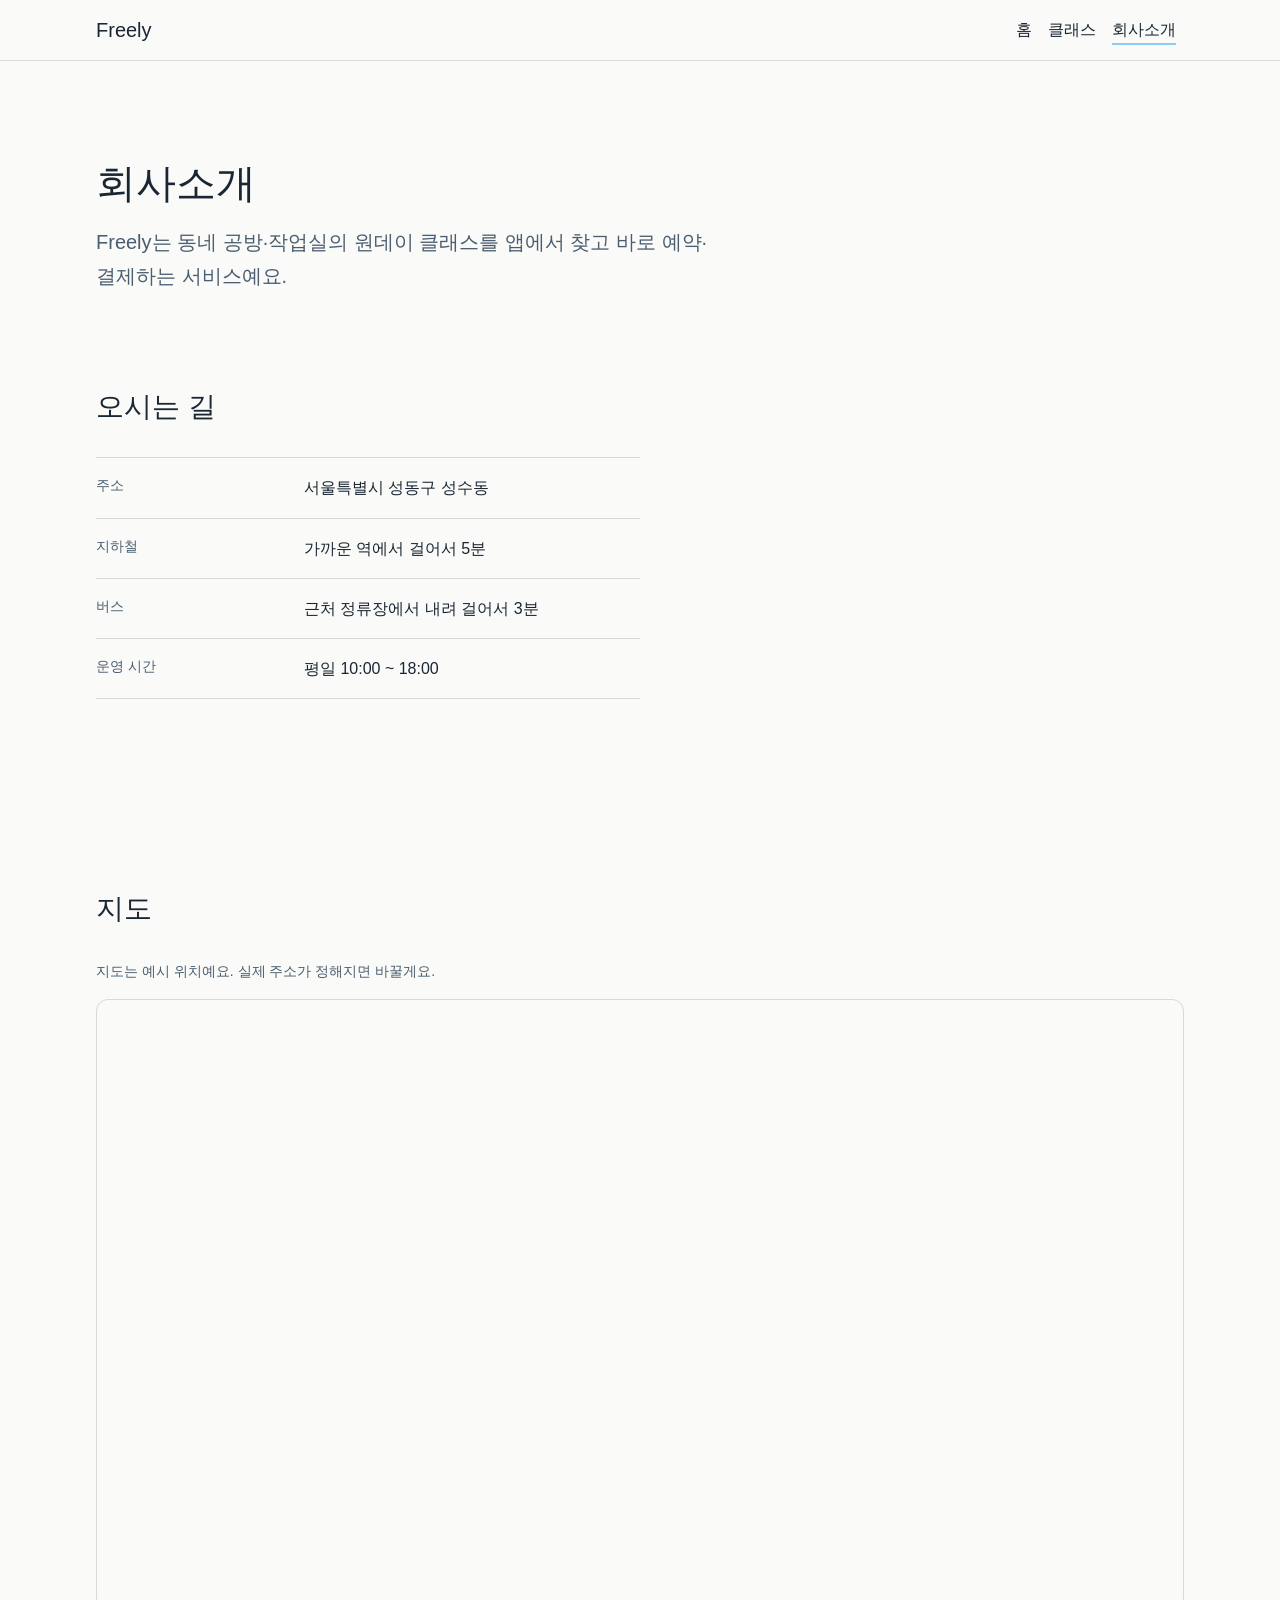
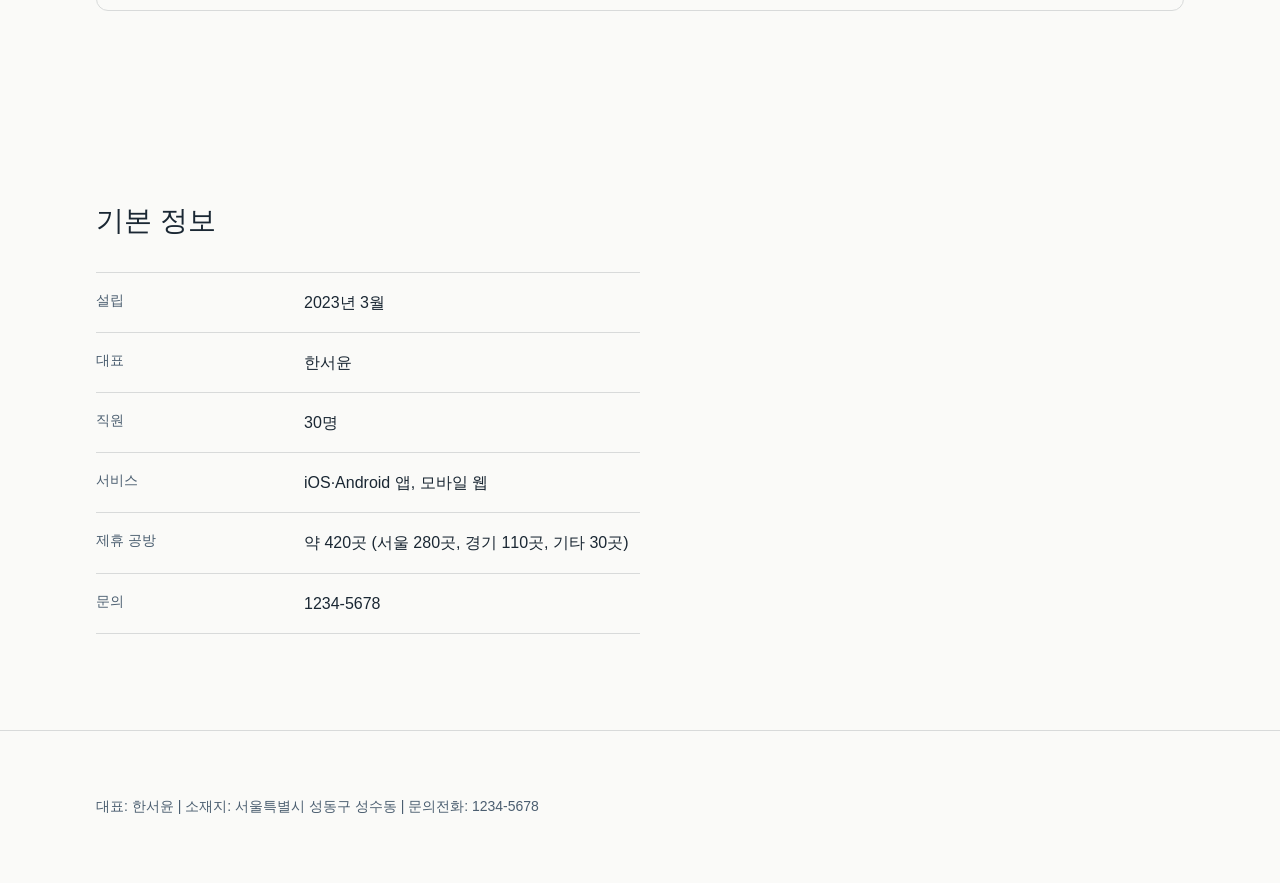
<file: about/index.html>
<!doctype html>
<html lang="ko">
<head>
  <meta charset="utf-8">
  <meta name="viewport" content="width=device-width, initial-scale=1">
  <title>회사소개 | Freely</title>
  <link rel="stylesheet" href="../style.css">
  <link rel="stylesheet" href="page.css">
</head>
<body data-page="about">

  <!-- 머리글: layout.js가 채워요. 이 줄은 건드리지 않기 -->
  <header id="site-header" class="site-header"></header>

  <main id="main">
    <!-- 여기부터 내 페이지 내용 -->
    <section class="page-header">
      <div class="container">
        <h1 class="page-header__title">회사소개</h1>
        <p class="page-header__lead">Freely는 동네 공방·작업실의 원데이 클래스를 앱에서 찾고 바로 예약·결제하는 서비스예요.</p>
      </div>
    </section>

    <!-- 오시는 길 -->
    <section class="section" aria-labelledby="about-location-title">
      <div class="container">
        <h2 class="section__title" id="about-location-title">오시는 길</h2>
        <!-- 가상 데이터: 수업용 가상 회사라 실제 정보가 없어서 예시값을 넣었어요. 실제 정보가 확인되면 교체 -->
        <!-- <p class="about-note">아래 내용은 가상의 예시 데이터예요. 실제 정보가 아니에요.</p> -->
        <dl class="about-info">
          <div class="about-info__row">
            <dt>주소</dt>
            <dd>서울특별시 성동구 성수동</dd>
          </div>
          <div class="about-info__row">
            <dt>지하철</dt>
            <dd>가까운 역에서 걸어서 5분</dd>
          </div>
          <div class="about-info__row">
            <dt>버스</dt>
            <dd>근처 정류장에서 내려 걸어서 3분</dd>
          </div>
          <div class="about-info__row">
            <dt>운영 시간</dt>
            <dd>평일 10:00 ~ 18:00</dd>
          </div>
        </dl>
      </div>
    </section>

    <!-- 지도 -->
    <section class="section" aria-labelledby="about-map-title">
      <div class="container">
        <h2 class="section__title" id="about-map-title">지도</h2>
        <!-- 예시 지도: 실제 주소가 확인되면 iframe 의 q= 뒤 주소(주소를 URL 인코딩한 값)를 바꿔요 -->
        <p class="about-note">지도는 예시 위치예요. 실제 주소가 정해지면 바꿀게요.</p>
        <div class="about-map">
          <iframe
            title="클래스로 위치 지도 (예시)"
            src="https://maps.google.com/maps?q=%EC%84%9C%EC%9A%B8%20%EC%84%B1%EB%8F%99%EA%B5%AC%20%EC%84%B1%EC%88%98%EB%8F%99&output=embed&hl=ko"
            loading="lazy"
            referrerpolicy="no-referrer-when-downgrade"
            allowfullscreen></iframe>
        </div>
      </div>
    </section>

    <!-- 기본 정보: 00_회사소개.md 에 있는 내용만 사용 -->
    <section class="section" aria-labelledby="about-basic-title">
      <div class="container">
        <h2 class="section__title" id="about-basic-title">기본 정보</h2>
        <dl class="about-info">
          <div class="about-info__row">
            <dt>설립</dt>
            <dd>2023년 3월</dd>
          </div>
          <div class="about-info__row">
            <dt>대표</dt>
            <dd>한서윤</dd>
          </div>
          <div class="about-info__row">
            <dt>직원</dt>
            <dd>30명</dd>
          </div>
          <div class="about-info__row">
            <dt>서비스</dt>
            <dd>iOS·Android 앱, 모바일 웹</dd>
          </div>
          <div class="about-info__row">
            <dt>제휴 공방</dt>
            <dd>약 420곳 (서울 280곳, 경기 110곳, 기타 30곳)</dd>
          </div>
          <div class="about-info__row">
            <dt>문의</dt>
            <dd>1234-5678</dd>
          </div>
        </dl>
      </div>
    </section>
    <!-- 여기까지 내 페이지 내용 -->
  </main>

  <!-- 바닥글: layout.js가 채워요. 이 줄은 건드리지 않기 -->
  <footer id="site-footer" class="site-footer"></footer>

  <script src="../layout.js"></script>
</body>
</html>
</file>
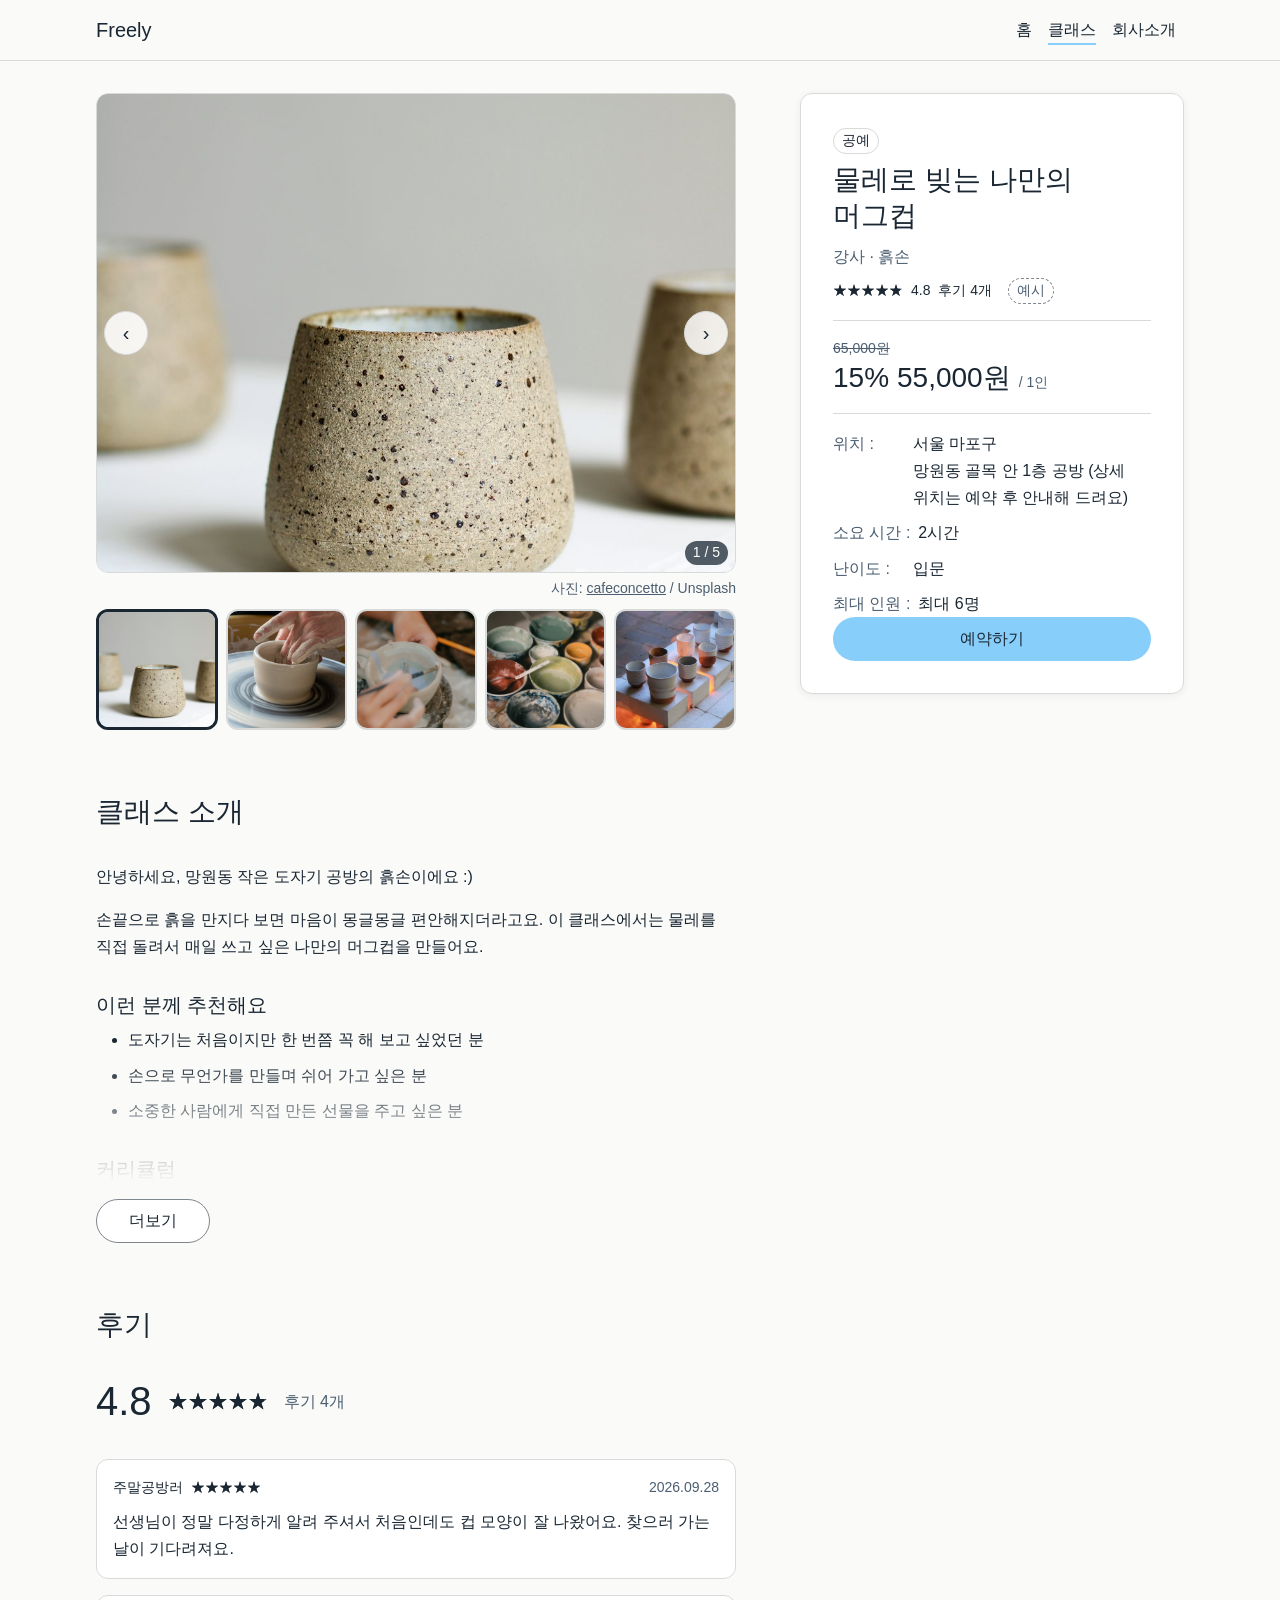
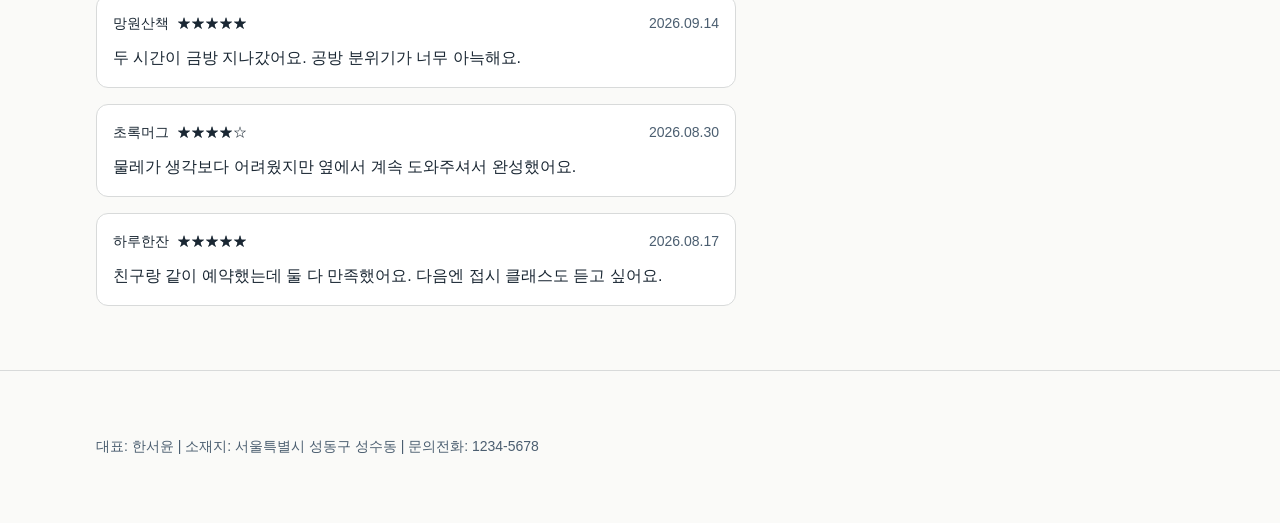
<file: class-detail/index.html>
<!doctype html>
<html lang="ko">
<!--
  클래스 예약 상세 페이지 (담당: 조아라)
  - frame.html을 복사해서 시작했어요. 머리글·바닥글 줄과 공통 파일은 건드리지 않아요
  - 주소의 ?id= 값으로 data/classes.js에서 클래스를 찾고, 없거나 잘못되면 첫 번째 클래스를 보여 줘요
  - 페이지 전용 스타일은 아래 <style>, 동작은 detail.js에 있어요
-->
<head>
  <meta charset="utf-8">
  <meta name="viewport" content="width=device-width, initial-scale=1, viewport-fit=cover">
  <title>클래스 예약 | Freely</title>
  <link rel="stylesheet" href="../style.css">
  <style>
    /* ==========================================================
       예약 상세 페이지 전용 스타일
       - 공통 변수(var(--이름))만 사용하고, 클래스 이름은 booking- 으로 시작해요
       - 선 굵기(1~3px)와 미디어쿼리 기준점(em)만 직접 써요
       - PC 기준: 64em (1024px)
       ========================================================== */

    /* ---------- 공통 버튼을 <button>에 쓸 때 보정 ---------- */
    button.button {
      justify-content: center;
      margin-top: 0;
      border: 0;
      font: inherit;
      font-weight: var(--font-weight-strong);
      cursor: pointer;
    }

    button.button:disabled,
    button.button:disabled:hover {
      background: var(--color-line);
      color: var(--color-text-sub);
      cursor: not-allowed;
    }

    /* 스크린 리더에만 읽히는 글자 */
    .booking-sr-only {
      position: absolute;
      width: 1px;
      height: 1px;
      margin: -1px;
      padding: 0;
      overflow: hidden;
      clip: rect(0 0 0 0);
      white-space: nowrap;
      border: 0;
    }

    /* 목업 데이터 표시 */
    .booking-sample {
      display: inline-block;
      margin-left: var(--space-s);
      padding-inline: var(--space-s);
      border: 1px dashed var(--color-line-strong);
      border-radius: var(--radius-chip);
      color: var(--color-text-sub);
      font-size: var(--font-size-small);
      font-weight: var(--font-weight-body);
      line-height: var(--line-height-body);
      vertical-align: middle;
    }

    /* ---------- 레이아웃 ---------- */
    .booking-layout {
      display: grid;
      grid-template-columns: minmax(0, 1fr);
      grid-template-areas:
        "gallery"
        "panel"
        "intro"
        "reviews";
      gap: var(--space-l);
      padding-block: var(--space-l) var(--space-xl);
    }

    .booking-gallery { grid-area: gallery; }
    .booking-panel   { grid-area: panel; }
    .booking-intro   { grid-area: intro; }
    .booking-reviews { grid-area: reviews; }

    .booking-layout .section {
      padding-block: 0;
    }

    /* 모바일: 하단 고정 버튼이 본문 마지막 내용을 가리지 않게 */
    body {
      padding-bottom: calc(var(--tap-min) + var(--space-m) * 2 + env(safe-area-inset-bottom));
    }

    /* ---------- 1. 이미지 슬라이드 ---------- */
    .booking-gallery__viewport {
      position: relative;
    }

    .booking-gallery__track {
      display: flex;
      overflow-x: auto;
      scroll-snap-type: x mandatory;
      scrollbar-width: none;
      border-radius: var(--radius-card);
    }

    .booking-gallery__track::-webkit-scrollbar {
      display: none;
    }

    .booking-gallery__slide {
      flex: 0 0 100%;
      scroll-snap-align: start;
    }

    .booking-gallery__image {
      position: relative;
      overflow: hidden;
      display: grid;
      place-items: center;
      aspect-ratio: 4 / 3;
      padding: var(--space-l);
      border: 1px solid var(--color-line);
      border-radius: var(--radius-card);
      color: var(--color-text);
      font-size: var(--font-size-h3);
      line-height: var(--line-height-title);
      text-align: center;
    }

    /* 사진이 있으면 색 블록 위를 덮어요. 못 불러오면 사진이 지워지고 색 블록이 보여요 */
    .booking-gallery__image img,
    .booking-gallery__thumb img {
      position: absolute;
      inset: 0;
      width: 100%;
      height: 100%;
      object-fit: cover;
    }

    .booking-gallery__credit {
      margin-top: calc(var(--space-s) / 2);
      color: var(--color-text-sub);
      font-size: var(--font-size-small);
      text-align: right;
    }

    .booking-gallery__arrow,
    .booking-sheet__close,
    .booking-calendar__nav {
      display: grid;
      place-items: center;
      width: var(--tap-min);
      height: var(--tap-min);
      padding: 0;
      border: 1px solid var(--color-line);
      border-radius: var(--radius-chip);
      background: var(--color-surface);
      color: var(--color-text);
      font: inherit;
      font-size: var(--font-size-h3);
      line-height: 1;
      cursor: pointer;
    }

    .booking-calendar__nav:disabled {
      color: var(--color-line-strong);
      cursor: not-allowed;
    }

    .booking-gallery__arrow {
      position: absolute;
      top: 50%;
      transform: translateY(-50%);
      background: color-mix(in srgb, var(--color-surface) 85%, transparent);
    }

    .booking-gallery__arrow--prev { left: var(--space-s); }
    .booking-gallery__arrow--next { right: var(--space-s); }

    .booking-gallery__counter {
      position: absolute;
      right: var(--space-s);
      bottom: var(--space-s);
      padding-inline: var(--space-s);
      border-radius: var(--radius-chip);
      background: color-mix(in srgb, var(--color-text) 75%, transparent);
      color: var(--color-surface);
      font-size: var(--font-size-small);
    }

    .booking-gallery__thumbs {
      display: grid;
      grid-template-columns: repeat(5, minmax(0, 1fr));
      gap: var(--space-s);
      margin-top: var(--space-s);
    }

    .booking-gallery__thumb {
      position: relative;
      overflow: hidden;
      display: block;
      width: 100%;
      aspect-ratio: 1;
      padding: 0;
      border: 2px solid var(--color-line);
      border-radius: var(--radius-card);
      cursor: pointer;
      transition: border-color var(--motion-fast) var(--motion-ease);
    }

    .booking-gallery__thumb[aria-current="true"] {
      border-color: var(--color-text);
      border-width: 3px;
    }

    /* ---------- 2. 기본 정보 패널 ---------- */
    .booking-panel {
      align-self: start;
    }

    .booking-tag {
      min-height: auto;
      padding-inline: var(--space-s);
      font-size: var(--font-size-small);
      cursor: default;
    }

    .booking-panel__title {
      margin-top: var(--space-s);
      font-size: var(--font-size-h2);
      font-weight: var(--font-weight-strong);
      line-height: var(--line-height-title);
    }

    .booking-panel__host {
      margin-top: var(--space-s);
      color: var(--color-text-sub);
    }

    .booking-panel__rating {
      display: flex;
      flex-wrap: wrap;
      align-items: center;
      gap: var(--space-s);
      margin-top: var(--space-s);
      font-size: var(--font-size-small);
    }

    .booking-stars {
      position: relative;
      display: inline-block;
      color: var(--color-text);
      letter-spacing: 0;
      white-space: nowrap;
    }

    .booking-stars__fill {
      position: absolute;
      inset: 0 auto 0 0;
      overflow: hidden;
    }

    .booking-price {
      margin-top: var(--space-m);
      padding-top: var(--space-m);
      border-top: 1px solid var(--color-line);
    }

    .booking-price__original {
      color: var(--color-text-sub);
      font-size: var(--font-size-small);
    }

    .booking-price__now {
      display: flex;
      flex-wrap: wrap;
      align-items: baseline;
      gap: var(--space-s);
      font-size: var(--font-size-h2);
      font-weight: var(--font-weight-strong);
      line-height: var(--line-height-title);
    }

    .booking-price__unit {
      color: var(--color-text-sub);
      font-size: var(--font-size-small);
      font-weight: var(--font-weight-body);
    }

    .booking-info {
      display: grid;
      gap: var(--space-s);
      margin-top: var(--space-m);
      padding-top: var(--space-m);
      border-top: 1px solid var(--color-line);
    }

    .booking-info div {
      display: flex;
      gap: var(--space-s);
    }

    .booking-info dt {
      flex: 0 0 auto;
      min-width: calc(var(--space-xl) + var(--space-s));
      color: var(--color-text-sub);
    }

    .booking-info dt::after {
      content: " :";
    }

    .booking-panel__cta {
      display: none;
      width: 100%;
      margin-top: var(--space-l);
    }

    /* ---------- 3. 클래스 소개 ---------- */
    .booking-intro__body {
      position: relative;
      max-width: 40em;
    }

    .booking-intro__body > * + * {
      margin-top: var(--space-m);
    }

    .booking-intro__body.is-collapsed {
      max-height: calc(var(--space-xl) * 5);
      overflow: hidden;
      mask-image: linear-gradient(to bottom, var(--color-text) 60%, transparent);
      -webkit-mask-image: linear-gradient(to bottom, var(--color-text) 60%, transparent);
    }

    .booking-intro__subtitle {
      margin-top: var(--space-l);
      font-size: var(--font-size-h3);
      font-weight: var(--font-weight-strong);
      line-height: var(--line-height-title);
    }

    .booking-intro__body > .booking-intro__subtitle + * {
      margin-top: var(--space-s);
    }

    .booking-intro__list {
      display: grid;
      gap: var(--space-s);
      padding-left: var(--space-l);
      list-style: disc;
    }

    .booking-intro__list--number {
      list-style: decimal;
    }

    .booking-more {
      min-height: var(--tap-min);
      margin-top: var(--space-m);
      padding-inline: var(--space-l);
      border: 1px solid var(--color-line-strong);
      border-radius: var(--radius-chip);
      background: var(--color-surface);
      color: inherit;
      font: inherit;
      cursor: pointer;
    }

    /* ---------- 4. 후기 ---------- */
    .booking-rating {
      display: flex;
      flex-wrap: wrap;
      align-items: center;
      gap: var(--space-m);
    }

    .booking-rating__score {
      font-size: var(--font-size-h1);
      font-weight: var(--font-weight-strong);
      line-height: var(--line-height-title);
    }

    .booking-rating__stars {
      font-size: var(--font-size-h3);
    }

    .booking-rating__count {
      color: var(--color-text-sub);
    }

    .booking-review-list {
      display: grid;
      gap: var(--space-m);
      margin-top: var(--space-l);
    }

    .booking-review {
      padding: var(--space-m);
      border: 1px solid var(--color-line);
      border-radius: var(--radius-card);
      background: var(--color-surface);
    }

    .booking-review__head {
      display: flex;
      flex-wrap: wrap;
      align-items: center;
      gap: var(--space-s);
      font-size: var(--font-size-small);
    }

    .booking-review__name {
      font-weight: var(--font-weight-strong);
    }

    .booking-review__date {
      margin-left: auto;
      color: var(--color-text-sub);
    }

    .booking-review__text {
      margin-top: var(--space-s);
    }

    /* ---------- 5. 모바일 하단 고정 예약 버튼 ---------- */
    .booking-bar {
      position: fixed;
      right: 0;
      bottom: 0;
      left: 0;
      z-index: 10;
      display: flex;
      align-items: center;
      justify-content: space-between;
      gap: var(--space-m);
      padding: var(--space-s) var(--space-m) calc(var(--space-s) + env(safe-area-inset-bottom));
      border-top: 1px solid var(--color-line);
      background: var(--color-surface);
    }

    .booking-bar__price {
      font-weight: var(--font-weight-strong);
      line-height: var(--line-height-title);
    }

    .booking-bar__price small {
      display: block;
      color: var(--color-text-sub);
      font-size: var(--font-size-small);
      font-weight: var(--font-weight-body);
    }

    /* ---------- 6. 예약 창 (바텀시트) ---------- */
    .booking-lock,
    .booking-lock body {
      overflow: hidden;
    }

    .booking-sheet {
      position: fixed;
      inset: 0;
      z-index: 20;
    }

    .booking-sheet__backdrop,
    .booking-dialog__backdrop {
      position: absolute;
      inset: 0;
      background: color-mix(in srgb, var(--color-text) 60%, transparent);
    }

    .booking-sheet__backdrop {
      opacity: 0;
      transition: opacity var(--motion-base) var(--motion-ease);
    }

    .booking-sheet__panel {
      position: absolute;
      right: 0;
      bottom: 0;
      left: 0;
      max-width: var(--content-max-width);
      max-height: 90vh;
      max-height: 90dvh;
      margin-inline: auto;
      overflow-y: auto;
      padding-bottom: env(safe-area-inset-bottom);
      border-radius: var(--radius-card) var(--radius-card) 0 0;
      background: var(--color-surface);
      transform: translateY(100%);
      transition: transform var(--motion-base) var(--motion-ease);
    }

    .booking-sheet.is-open .booking-sheet__backdrop { opacity: 1; }
    .booking-sheet.is-open .booking-sheet__panel { transform: translateY(0); }

    .booking-sheet__panel:focus,
    .booking-dialog__panel:focus {
      outline: none;
    }

    .booking-sheet__head {
      position: sticky;
      top: 0;
      z-index: 1;
      display: flex;
      align-items: flex-start;
      justify-content: space-between;
      gap: var(--space-m);
      padding: var(--space-m);
      border-bottom: 1px solid var(--color-line);
      background: var(--color-surface);
    }

    .booking-sheet__title {
      font-size: var(--font-size-h3);
      font-weight: var(--font-weight-strong);
      line-height: var(--line-height-title);
    }

    .booking-sheet__sub {
      color: var(--color-text-sub);
      font-size: var(--font-size-small);
    }

    .booking-sheet__body {
      display: grid;
      gap: var(--space-l);
      padding: var(--space-m);
    }

    .booking-sheet__side {
      display: grid;
      align-content: start;
      gap: var(--space-l);
    }

    .booking-sheet__group {
      display: grid;
      gap: var(--space-s);
      margin: 0;
      padding: 0;
      border: 0;
    }

    .booking-sheet__group legend {
      padding: 0;
    }

    .booking-sheet__hint {
      color: var(--color-text-sub);
      font-size: var(--font-size-small);
    }

    /* 캘린더 */
    .booking-calendar__head {
      display: flex;
      align-items: center;
      justify-content: space-between;
      margin-bottom: var(--space-m);
    }

    .booking-calendar__month {
      font-size: var(--font-size-body);
      font-weight: var(--font-weight-strong);
    }

    .booking-calendar__weekdays,
    .booking-calendar__grid {
      display: grid;
      grid-template-columns: repeat(7, minmax(0, 1fr));
      gap: calc(var(--space-s) / 2);
    }

    .booking-calendar__weekdays {
      margin-bottom: var(--space-s);
      color: var(--color-text-sub);
      font-size: var(--font-size-small);
      text-align: center;
    }

    .booking-calendar__day {
      display: flex;
      flex-direction: column;
      align-items: center;
      justify-content: center;
      min-height: calc(var(--tap-min) + var(--space-s));
      padding: 0;
      border: 1px solid transparent;
      border-radius: var(--radius-card);
      background: transparent;
      color: var(--color-text-sub);
      font: inherit;
      font-size: var(--font-size-small);
      line-height: var(--line-height-title);
    }

    .booking-calendar__day.is-available {
      border-color: var(--color-line-strong);
      color: var(--color-text);
      font-weight: var(--font-weight-strong);
      cursor: pointer;
      transition: background var(--motion-fast) var(--motion-ease);
    }

    .booking-calendar__day.is-available:hover {
      background: var(--color-step-1);
    }

    .booking-calendar__day[aria-pressed="true"],
    .booking-calendar__day[aria-pressed="true"]:hover {
      border-color: var(--color-accent);
      background: var(--color-accent);
      color: var(--color-on-accent);
    }

    .booking-calendar__day.is-today .booking-calendar__num {
      text-decoration: underline;
      text-decoration-thickness: 2px;
      text-underline-offset: calc(var(--space-s) / 2);
    }

    .booking-calendar__note {
      font-size: calc(var(--font-size-small) * 0.85);
      font-weight: var(--font-weight-body);
    }

    /* 시간대 */
    .booking-time {
      flex-direction: column;
      justify-content: center;
      padding-block: calc(var(--space-s) / 2);
      line-height: var(--line-height-title);
    }

    .booking-time small {
      font-size: var(--font-size-small);
    }

    .booking-time:disabled {
      cursor: not-allowed;
    }

    /* 인원 */
    .booking-counter {
      display: inline-flex;
      align-items: center;
      gap: var(--space-m);
    }

    .booking-counter button {
      width: var(--tap-min);
      height: var(--tap-min);
      padding: 0;
      border: 1px solid var(--color-line-strong);
      border-radius: var(--radius-chip);
      background: var(--color-surface);
      color: var(--color-text);
      font: inherit;
      font-size: var(--font-size-h3);
      line-height: 1;
      cursor: pointer;
    }

    .booking-counter button[aria-disabled="true"] {
      border-color: var(--color-line);
      color: var(--color-line-strong);
      cursor: not-allowed;
    }

    .booking-counter__value {
      min-width: var(--space-l);
      font-weight: var(--font-weight-strong);
      text-align: center;
    }

    /* 예약자 정보 */
    .booking-fields {
      display: grid;
      gap: var(--space-m);
    }

    .booking-fields .field__input[aria-invalid="true"] {
      border-width: 2px;
      border-color: var(--color-text);
    }

    .booking-error {
      font-size: var(--font-size-small);
      font-weight: var(--font-weight-strong);
    }

    .booking-error:empty {
      display: none;
    }

    /* 선택 요약과 결제 금액 */
    .booking-summary {
      display: grid;
      gap: var(--space-s);
      padding-top: var(--space-m);
      border-top: 1px solid var(--color-line);
    }

    .booking-summary dl {
      display: grid;
      gap: calc(var(--space-s) / 2);
      font-size: var(--font-size-small);
    }

    .booking-summary dl div {
      display: flex;
      justify-content: space-between;
      gap: var(--space-m);
    }

    .booking-summary dt {
      color: var(--color-text-sub);
    }

    .booking-summary__amount {
      display: flex;
      align-items: baseline;
      justify-content: space-between;
      gap: var(--space-m);
    }

    .booking-summary__amount strong {
      font-size: var(--font-size-h2);
      font-weight: var(--font-weight-strong);
      line-height: var(--line-height-title);
    }

    .booking-summary .button {
      width: 100%;
      margin-top: var(--space-s);
    }

    /* ---------- 7. 예약 완료 팝업 ---------- */
    .booking-dialog {
      position: fixed;
      inset: 0;
      z-index: 30;
      display: grid;
      place-items: center;
      padding: var(--space-m);
    }

    .booking-dialog[hidden] {
      display: none;
    }

    .booking-dialog__panel {
      position: relative;
      width: 100%;
      max-width: calc(var(--space-xl) * 7);
      padding: var(--space-l);
      border-radius: var(--radius-card);
      background: var(--color-surface);
      box-shadow: var(--shadow-card);
    }

    .booking-dialog__title {
      font-size: var(--font-size-h3);
      font-weight: var(--font-weight-strong);
      line-height: var(--line-height-title);
    }

    .booking-dialog__summary {
      display: grid;
      gap: var(--space-s);
      margin-top: var(--space-m);
      padding-top: var(--space-m);
      border-top: 1px solid var(--color-line);
    }

    .booking-dialog__summary div {
      display: flex;
      justify-content: space-between;
      gap: var(--space-m);
    }

    .booking-dialog__summary dt {
      flex: 0 0 auto;
      color: var(--color-text-sub);
    }

    .booking-dialog__summary dd {
      text-align: right;
    }

    .booking-dialog .button {
      width: 100%;
      margin-top: var(--space-l);
    }

    /* ---------- PC (1024px 이상) ---------- */
    @media (min-width: 64em) {
      body {
        padding-bottom: 0;
      }

      .booking-layout {
        grid-template-columns: minmax(0, 1fr) calc(var(--space-xl) * 6);
        grid-template-rows: auto auto 1fr;
        grid-template-areas:
          "gallery panel"
          "intro   panel"
          "reviews panel";
        column-gap: var(--space-xl);
        row-gap: var(--space-xl);
      }

      .booking-panel {
        position: sticky;
        top: var(--space-l);
        grid-row: 1 / span 3;
        padding: var(--space-l);
        border: 1px solid var(--color-line);
        border-radius: var(--radius-card);
        background: var(--color-surface);
        box-shadow: var(--shadow-card);
      }

      .booking-panel__cta {
        display: inline-flex;
      }

      .booking-bar {
        display: none;
      }

      .booking-sheet__head,
      .booking-sheet__body {
        padding: var(--space-l);
      }

      .booking-sheet__body {
        grid-template-columns: minmax(0, 1fr) minmax(0, 1fr);
        gap: var(--space-xl);
      }
    }

    /* 움직임 줄이기: 슬라이드·창 애니메이션 끄기 */
    @media (prefers-reduced-motion: reduce) {
      .booking-sheet__panel,
      .booking-sheet__backdrop,
      .booking-gallery__thumb {
        transition: none;
      }
    }
  </style>
</head>
<body data-page="class">

  <!-- 머리글: layout.js가 채워요. 이 줄은 건드리지 않기 -->
  <header id="site-header" class="site-header"></header>

  <main id="main">
    <!-- 여기부터 내 페이지 내용 -->
    <div class="container booking-layout">

      <!-- 1. 이미지 슬라이드 -->
      <section class="booking-gallery" id="booking-gallery" aria-roledescription="이미지 슬라이드" aria-label="클래스 이미지">
        <div class="booking-gallery__viewport">
          <ul class="booking-gallery__track" id="gallery-track" tabindex="0" aria-label="클래스 이미지, 좌우 화살표 키로 넘길 수 있어요"></ul>
          <button type="button" class="booking-gallery__arrow booking-gallery__arrow--prev" id="gallery-prev" aria-label="이전 이미지">‹</button>
          <button type="button" class="booking-gallery__arrow booking-gallery__arrow--next" id="gallery-next" aria-label="다음 이미지">›</button>
          <p class="booking-gallery__counter" id="gallery-counter" aria-live="polite">1 / 5</p>
        </div>
        <p class="booking-gallery__credit" id="gallery-credit"></p>
        <ul class="booking-gallery__thumbs" id="gallery-thumbs" aria-label="이미지 목록"></ul>
      </section>

      <!-- 2. 기본 정보 패널 (PC: 오른쪽 sticky / 모바일: 이미지 아래) -->
      <aside class="booking-panel" aria-labelledby="booking-title">
        <span class="chip booking-tag" id="info-category"></span>
        <h1 class="booking-panel__title" id="booking-title"></h1>
        <p class="booking-panel__host" id="info-host"></p>
        <p class="booking-panel__rating" id="info-rating"></p>

        <div class="booking-price" id="info-price"></div>

        <dl class="booking-info">
          <div><dt>위치</dt><dd id="info-location"></dd></div>
          <div><dt>소요 시간</dt><dd id="info-duration"></dd></div>
          <div><dt>난이도</dt><dd id="info-level"></dd></div>
          <div><dt>최대 인원</dt><dd id="info-people"></dd></div>
        </dl>

        <button type="button" class="button booking-panel__cta" data-open-sheet>예약하기</button>
      </aside>

      <!-- 3. 클래스 소개 -->
      <section class="section booking-intro" aria-labelledby="intro-title">
        <h2 class="section__title" id="intro-title">클래스 소개</h2>
        <div class="booking-intro__body is-collapsed" id="intro-body"></div>
        <button type="button" class="booking-more" id="intro-more" aria-expanded="false" aria-controls="intro-body" hidden>더보기</button>
      </section>

      <!-- 4. 후기 -->
      <section class="section booking-reviews" aria-labelledby="reviews-title">
        <h2 class="section__title" id="reviews-title">후기</h2>
        <div class="booking-rating" id="reviews-summary"></div>
        <ul class="booking-review-list" id="reviews-list"></ul>
      </section>

    </div>
    <!-- 여기까지 내 페이지 내용 -->
  </main>

  <!-- 바닥글: layout.js가 채워요. 이 줄은 건드리지 않기 -->
  <footer id="site-footer" class="site-footer"></footer>

  <!-- 5. 모바일 하단 고정 예약 버튼 (PC에서는 숨김) -->
  <div class="booking-bar" id="booking-bar">
    <p class="booking-bar__price" id="bar-price"></p>
    <button type="button" class="button" data-open-sheet>예약하기</button>
  </div>

  <!-- 6. 예약 창 (바텀시트) -->
  <div class="booking-sheet" id="booking-sheet" hidden>
    <div class="booking-sheet__backdrop" data-close-sheet></div>
    <div class="booking-sheet__panel" id="sheet-panel" role="dialog" aria-modal="true" aria-labelledby="sheet-title" aria-describedby="sheet-sub" tabindex="-1">
      <div class="booking-sheet__head">
        <div>
          <h2 class="booking-sheet__title" id="sheet-title">예약하기</h2>
          <p class="booking-sheet__sub" id="sheet-sub"></p>
        </div>
        <button type="button" class="booking-sheet__close" data-close-sheet aria-label="예약 창 닫기">✕</button>
      </div>

      <div class="booking-sheet__body">
        <!-- 캘린더 -->
        <div class="booking-calendar">
          <div class="booking-calendar__head">
            <button type="button" class="booking-calendar__nav" id="cal-prev" aria-label="이전 달">‹</button>
            <h3 class="booking-calendar__month" id="cal-month" aria-live="polite"></h3>
            <button type="button" class="booking-calendar__nav" id="cal-next" aria-label="다음 달">›</button>
          </div>
          <div class="booking-calendar__weekdays" aria-hidden="true">
            <span>일</span><span>월</span><span>화</span><span>수</span><span>목</span><span>금</span><span>토</span>
          </div>
          <div class="booking-calendar__grid" id="cal-grid" role="group" aria-labelledby="cal-month"></div>
        </div>

        <!-- 시간·인원·예약자 정보·금액 -->
        <div class="booking-sheet__side">
          <p class="booking-sheet__hint" id="options-hint">날짜를 고르면 시간과 인원을 선택할 수 있어요.</p>

          <div class="booking-sheet__side" id="sheet-options" hidden>
            <fieldset class="booking-sheet__group">
              <legend class="field__label">시간</legend>
              <div class="chips" id="time-list"></div>
            </fieldset>

            <div class="booking-sheet__group">
              <span class="field__label" id="people-label">인원</span>
              <div class="booking-counter" role="group" aria-labelledby="people-label">
                <button type="button" id="people-minus" aria-label="인원 줄이기">−</button>
                <span class="booking-counter__value" id="people-value">1명</span>
                <button type="button" id="people-plus" aria-label="인원 늘리기">+</button>
              </div>
              <p class="booking-sheet__hint" id="people-hint">시간을 먼저 골라 주세요.</p>
            </div>

            <div class="booking-fields">
              <div class="field">
                <label class="field__label" for="booker-name">이름</label>
                <input class="field__input" id="booker-name" type="text" autocomplete="name" required>
              </div>
              <div class="field">
                <label class="field__label" for="booker-phone">연락처</label>
                <input class="field__input" id="booker-phone" type="tel" inputmode="tel" autocomplete="tel" placeholder="010-0000-0000" required>
                <p class="field__hint">입력한 정보는 저장하지 않아요.</p>
              </div>
              <p class="booking-error" id="booker-error" role="alert"></p>
            </div>
          </div>

          <div class="booking-summary">
            <dl>
              <div><dt>날짜</dt><dd id="sum-date">선택 전</dd></div>
              <div><dt>시간</dt><dd id="sum-time">선택 전</dd></div>
              <div><dt>인원</dt><dd id="sum-people">1명</dd></div>
            </dl>
            <p class="booking-summary__amount" id="sum-amount" aria-live="polite" aria-atomic="true"></p>
            <button type="button" class="button" id="pay-button" disabled>결제하기</button>
          </div>
        </div>
      </div>
    </div>
  </div>

  <!-- 7. 예약 완료 팝업 -->
  <div class="booking-dialog" id="done-dialog" hidden>
    <div class="booking-dialog__backdrop"></div>
    <div class="booking-dialog__panel" id="done-panel" role="dialog" aria-modal="true" aria-labelledby="done-title" aria-describedby="done-summary" tabindex="-1">
      <h2 class="booking-dialog__title" id="done-title">예약이 완료되었습니다!</h2>
      <dl class="booking-dialog__summary" id="done-summary"></dl>
      <button type="button" class="button" id="done-confirm">확인</button>
    </div>
  </div>

  <script src="../data/classes.js"></script>
  <script src="../layout.js"></script>
  <script src="detail.js"></script>
</body>
</html>
</file>
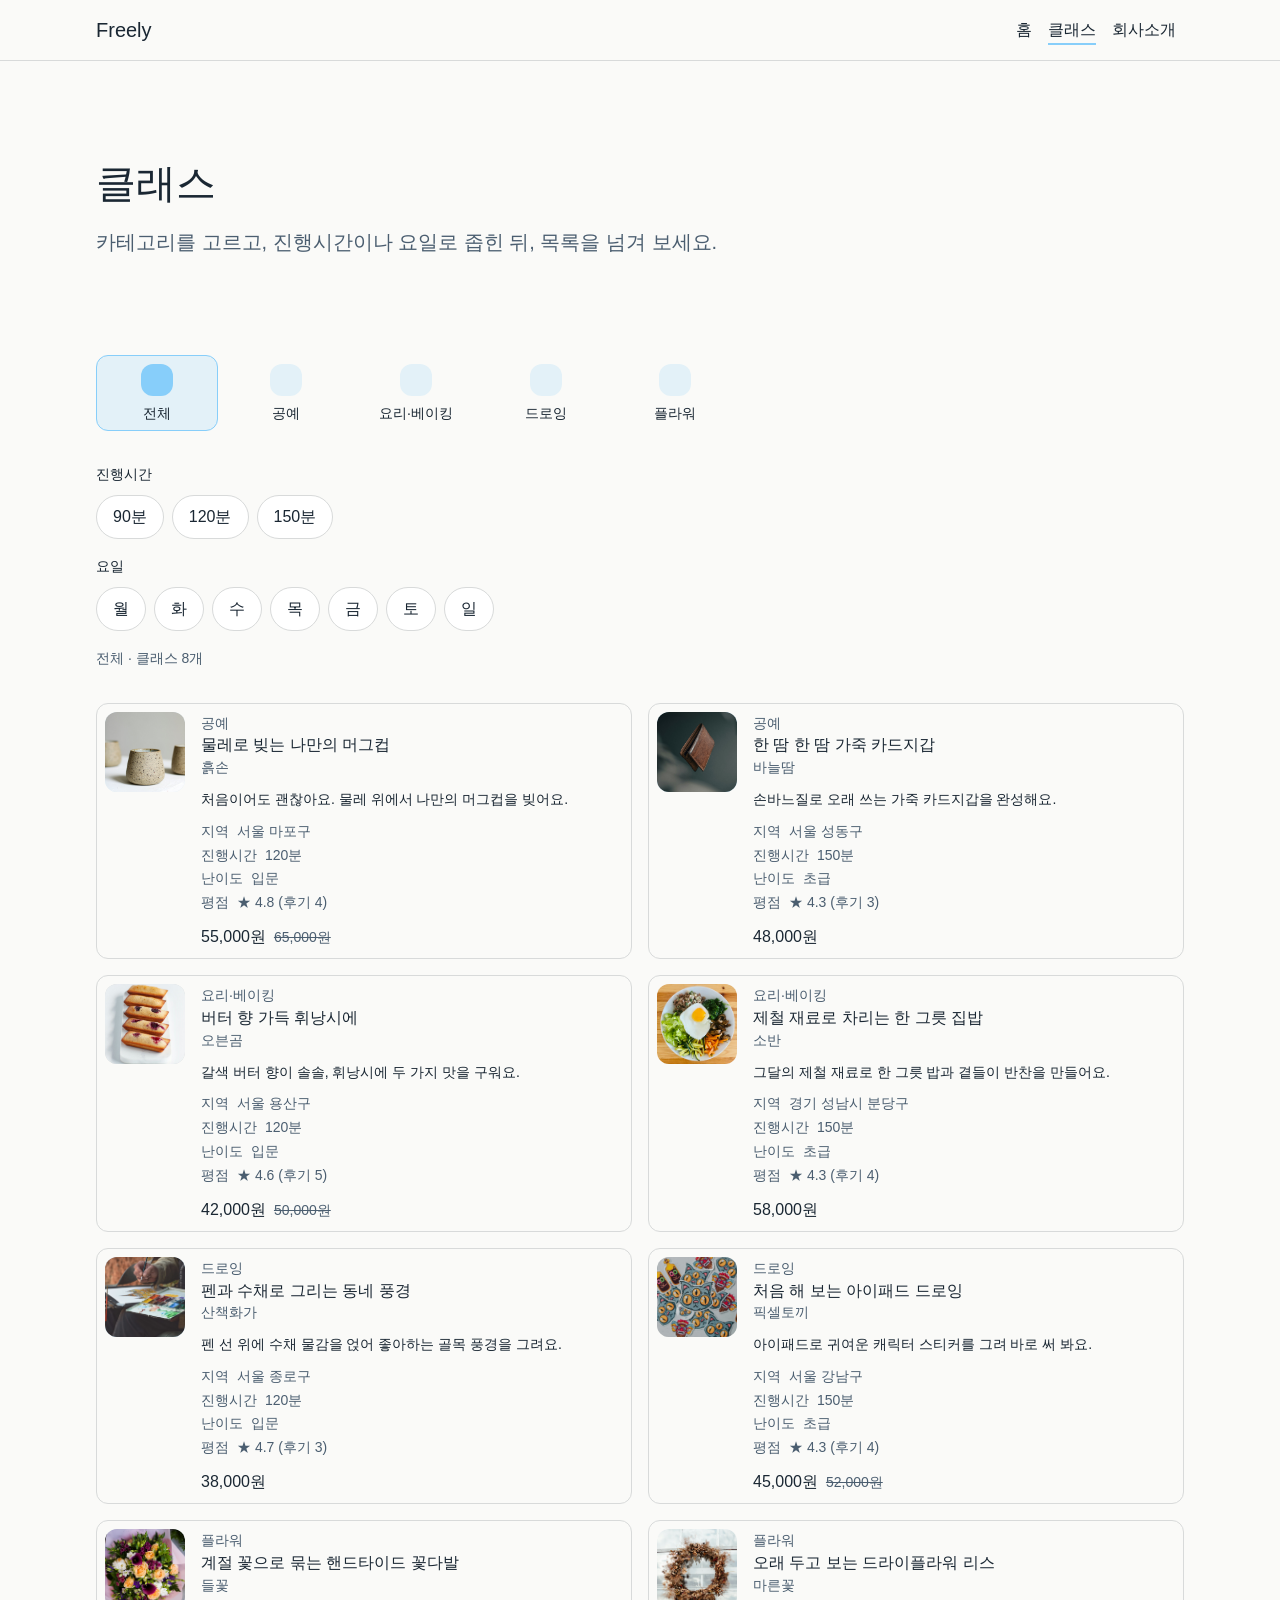
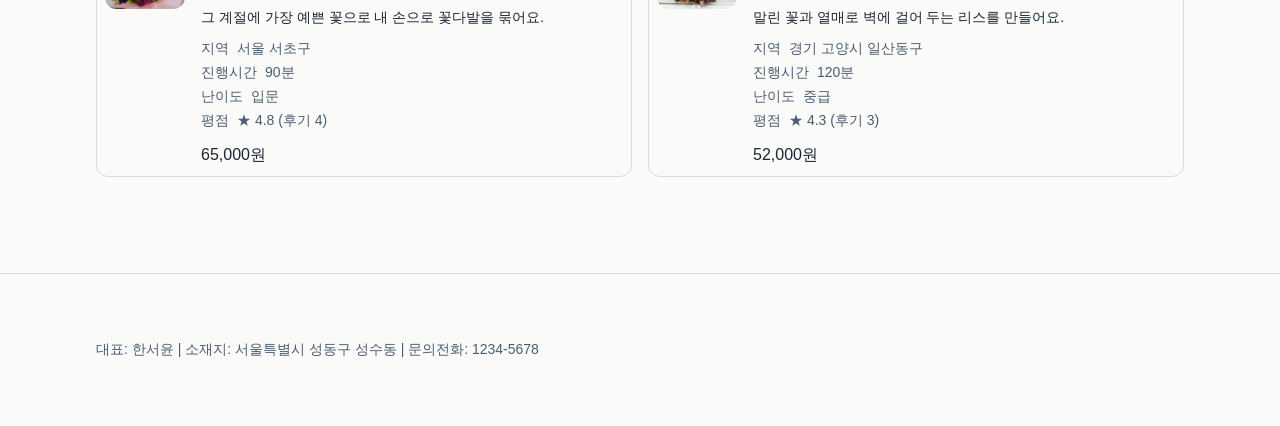
<file: class/index.html>
<!doctype html>
<html lang="ko">
<head>
  <meta charset="utf-8">
  <meta name="viewport" content="width=device-width, initial-scale=1">
  <title>클래스 | Freely</title>
  <link rel="stylesheet" href="../style.css">
  <link rel="stylesheet" href="page.css">
</head>
<body data-page="class">

  <!-- 머리글: layout.js가 채워요. 이 줄은 건드리지 않기 -->
  <header id="site-header" class="site-header"></header>

  <main id="main">
    <section class="page-header">
      <div class="container">
        <h1 class="page-header__title">클래스</h1>
        <p class="page-header__lead">카테고리를 고르고, 진행시간이나 요일로 좁힌 뒤, 목록을 넘겨 보세요.</p>
      </div>
    </section>

    <section class="section">
      <div class="container">

        <!-- 카테고리: page.js가 data/classes.js의 getCategories()로 채워요 -->
        <div class="classes-block classes-narrow">
          <ul class="categories" id="classes-categories" aria-label="카테고리"></ul>
        </div>

        <!-- 필터: page.js가 채워요 -->
        <div class="classes-block classes-narrow">
          <div class="classes-filter">
            <p class="classes-filter__label" id="classes-duration-label">진행시간</p>
            <div class="chips" id="classes-duration" role="group" aria-labelledby="classes-duration-label"></div>
          </div>
          <div class="classes-filter">
            <p class="classes-filter__label" id="classes-day-label">요일</p>
            <div class="chips" id="classes-day" role="group" aria-labelledby="classes-day-label"></div>
          </div>
          <p class="filter-status" id="classes-status" aria-live="polite"></p>
        </div>

        <!-- 클래스 목록: page.js가 채워요. 카드를 누르면 예약 화면으로 id를 넘겨요 -->
        <div class="classes-block">
          <!-- <p class="classes-note">목업 데이터예요. 실제 클래스 정보가 아니에요.</p> -->
        </div>
        <div class="classes-block">
          <div class="classes-grid" id="classes-list"></div>
        </div>

      </div>
    </section>
  </main>

  <!-- 바닥글: layout.js가 채워요. 이 줄은 건드리지 않기 -->
  <footer id="site-footer" class="site-footer"></footer>

  <script src="../data/classes.js"></script>
  <script src="../layout.js"></script>
  <script src="page.js"></script>
</body>
</html>
</file>
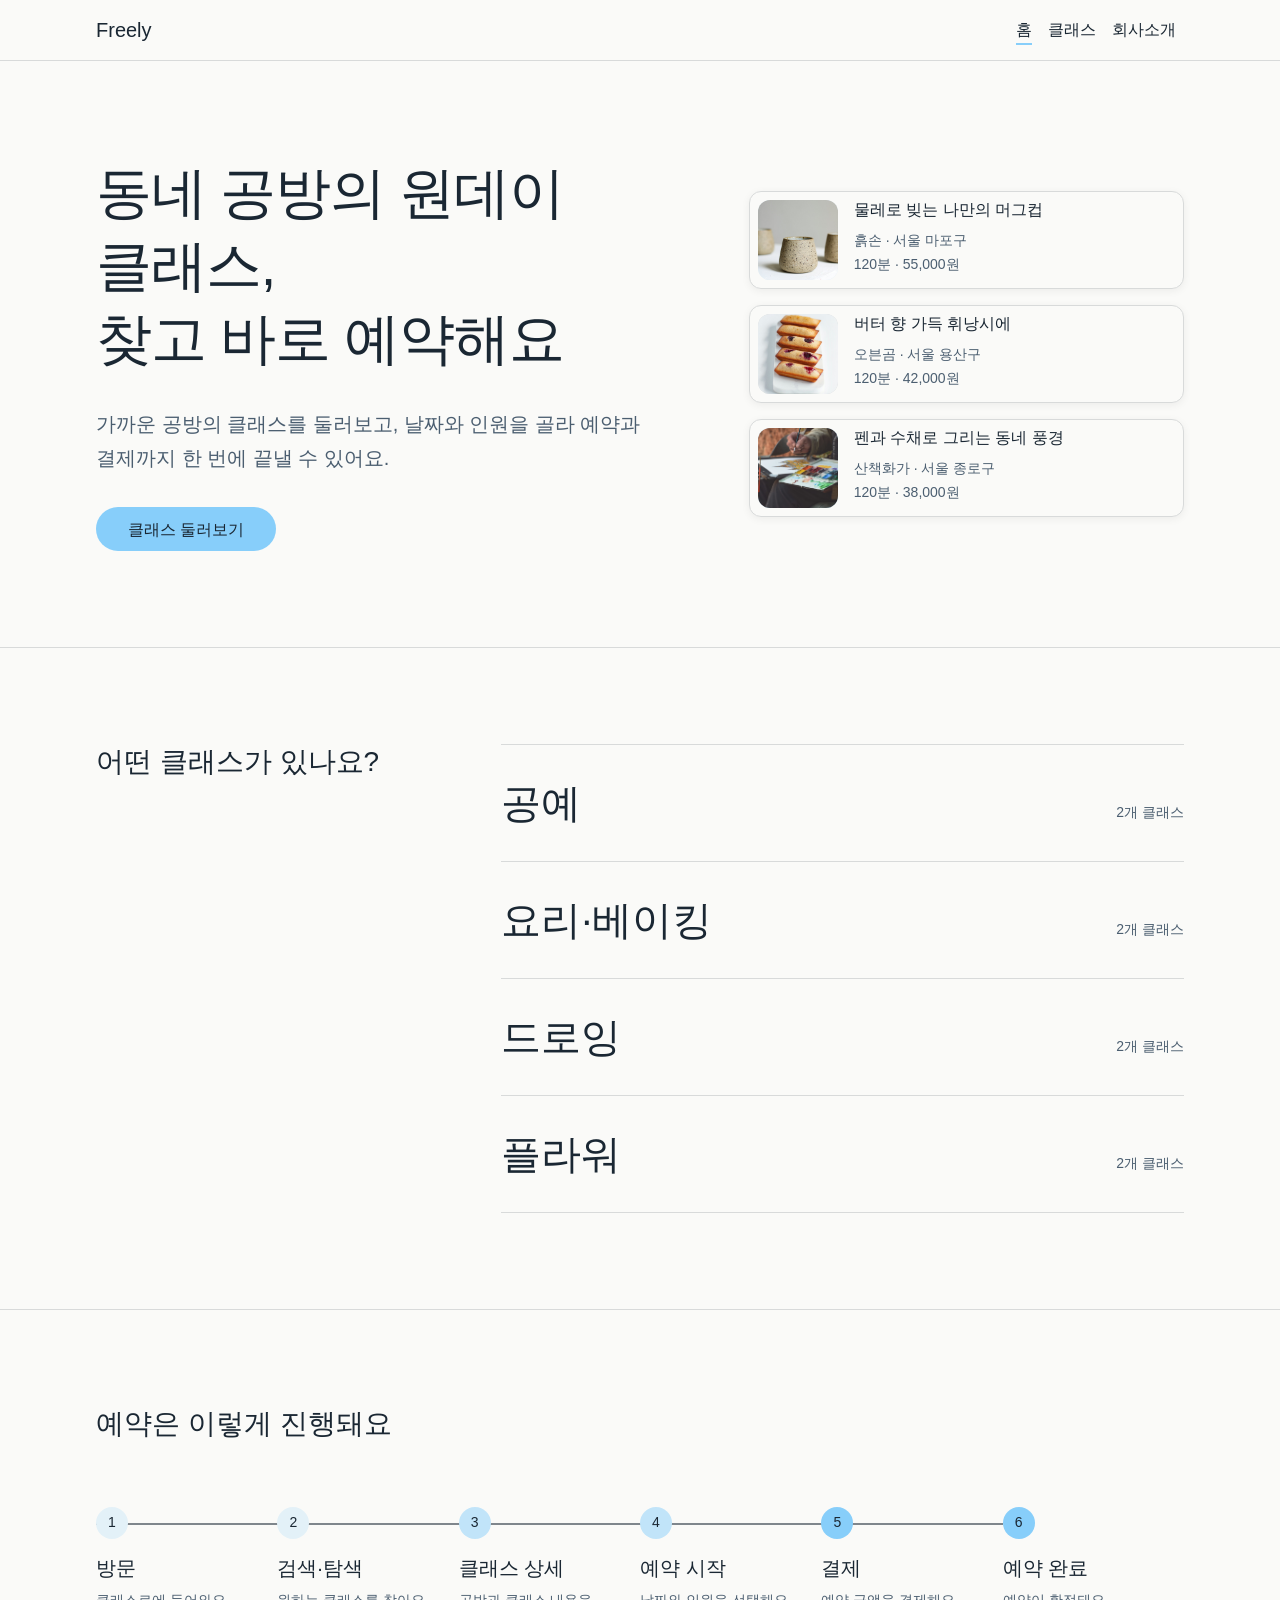
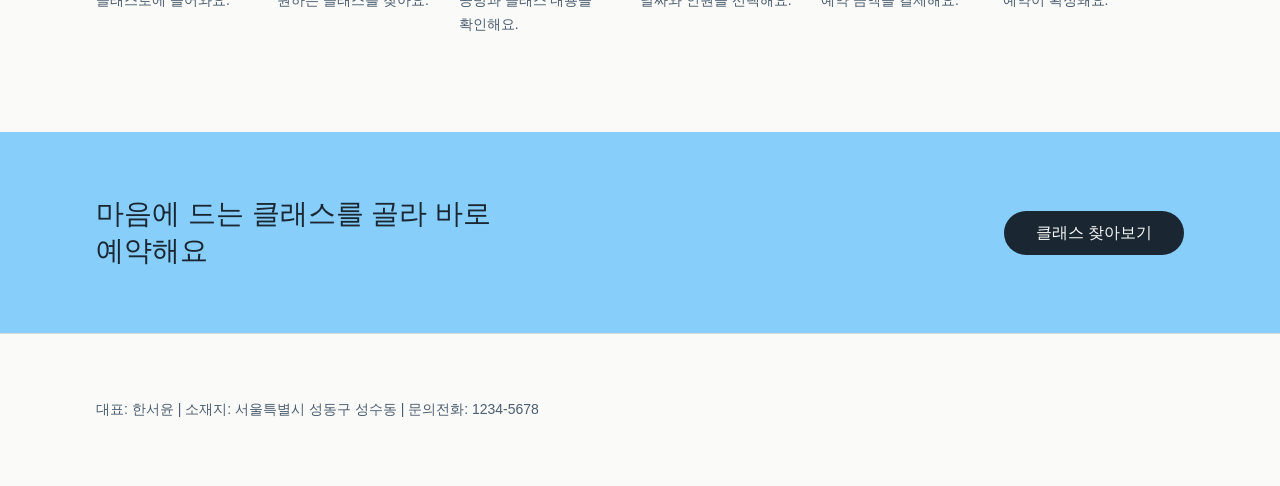
<file: home/index.html>
<!doctype html>
<html lang="ko">
<head>
  <meta charset="utf-8">
  <meta name="viewport" content="width=device-width, initial-scale=1">
  <title>홈 | Freely</title>
  <link rel="stylesheet" href="../style.css">
  <link rel="stylesheet" href="home.css">
</head>
<body data-page="home">

  <!-- 머리글: layout.js가 채워요. 이 줄은 건드리지 않기 -->
  <header id="site-header" class="site-header"></header>

  <main id="main">
    <!-- 여기부터 내 페이지 내용 -->
    <section class="home-hero">
      <div class="container home-hero__inner">
        <div class="home-hero__copy">
          <h1 class="home-hero__title">동네 공방의 원데이 클래스,<br>찾고 바로 예약해요</h1>
          <p class="home-hero__lead">가까운 공방의 클래스를 둘러보고, 날짜와 인원을 골라 예약과 결제까지 한 번에 끝낼 수 있어요.</p>
          <a class="button" href="../class/index.html">클래스 둘러보기</a>
        </div>
        <div class="home-hero__samples">
          <!-- 카드는 home.js가 data/classes.js로 채워요 -->
          <ul class="home-cards" id="home-cards"></ul>
          <!-- <p class="home-hero__caption">예시 클래스예요. 실제 정보가 아니에요.</p> -->
        </div>
      </div>
    </section>

    <section class="home-block" id="class-types">
      <div class="container home-block__inner">
        <h2 class="home-block__title">어떤 클래스가 있나요?</h2>
        <!-- 목록은 home.js가 data/classes.js의 카테고리로 채워요 -->
        <ul class="home-types" id="home-types"></ul>
        <noscript><p class="home-note">클래스 종류는 자바스크립트를 켜면 볼 수 있어요.</p></noscript>
      </div>
    </section>

    <section class="home-block" id="flow">
      <div class="container">
        <h2 class="home-block__title">예약은 이렇게 진행돼요</h2>
        <ol class="home-steps">
          <li class="home-step">
            <h3 class="home-step__title">방문</h3>
            <p class="home-step__text">클래스로에 들어와요.</p>
          </li>
          <li class="home-step">
            <h3 class="home-step__title">검색·탐색</h3>
            <p class="home-step__text">원하는 클래스를 찾아요.</p>
          </li>
          <li class="home-step">
            <h3 class="home-step__title">클래스 상세</h3>
            <p class="home-step__text">공방과 클래스 내용을 확인해요.</p>
          </li>
          <li class="home-step">
            <h3 class="home-step__title">예약 시작</h3>
            <p class="home-step__text">날짜와 인원을 선택해요.</p>
          </li>
          <li class="home-step">
            <h3 class="home-step__title">결제</h3>
            <p class="home-step__text">예약 금액을 결제해요.</p>
          </li>
          <li class="home-step">
            <h3 class="home-step__title">예약 완료</h3>
            <p class="home-step__text">예약이 확정돼요.</p>
          </li>
        </ol>
      </div>
    </section>

    <section class="home-cta">
      <div class="container home-cta__inner">
        <h2 class="home-cta__title">마음에 드는 클래스를 골라 바로 예약해요</h2>
        <a class="button" href="../class/index.html">클래스 찾아보기</a>
      </div>
    </section>
    <!-- 여기까지 내 페이지 내용 -->
  </main>

  <!-- 바닥글: layout.js가 채워요. 이 줄은 건드리지 않기 -->
  <footer id="site-footer" class="site-footer"></footer>

  <script src="../data/classes.js"></script>
  <script src="../layout.js"></script>
  <script src="home.js"></script>
</body>
</html>
</file>
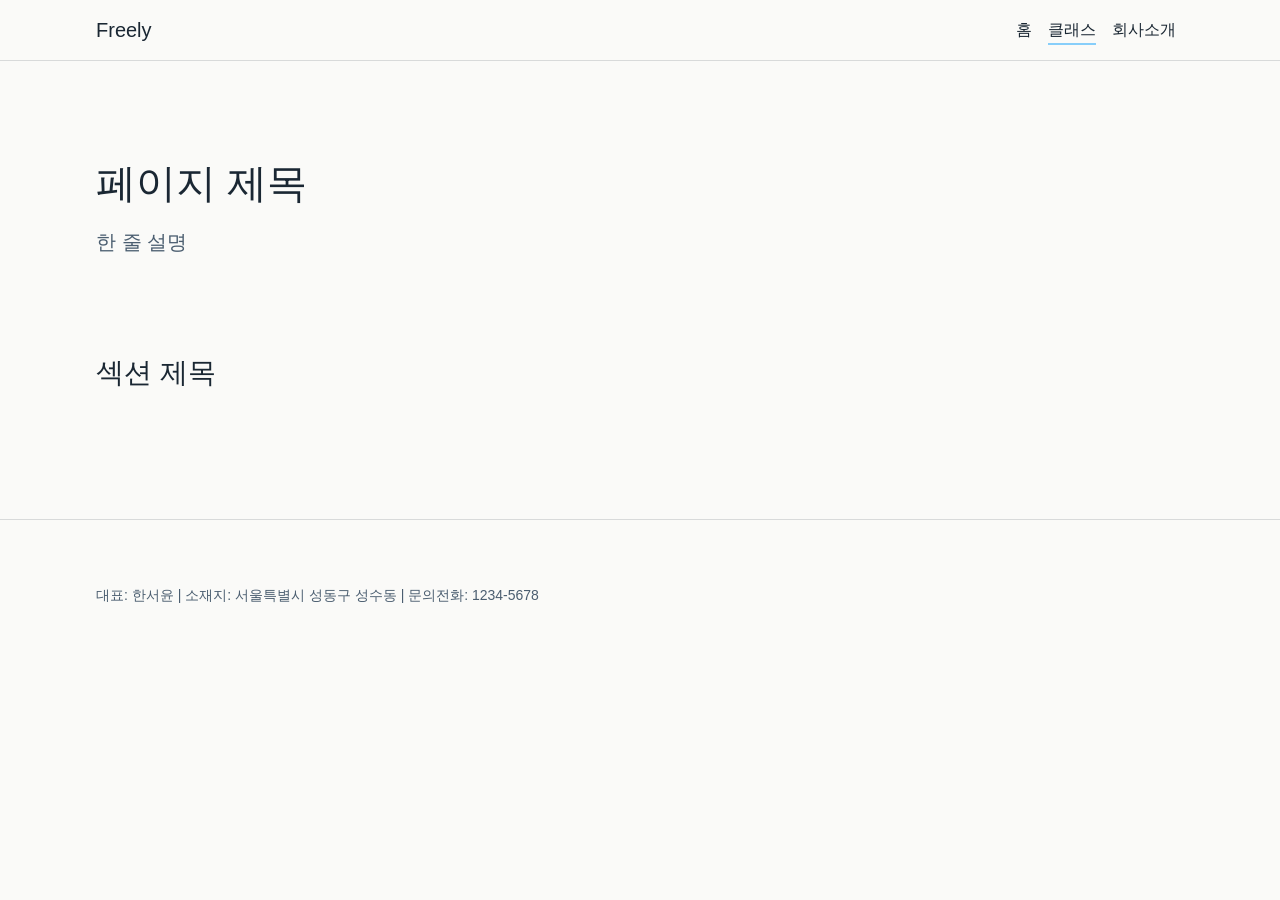
<file: frame.html>
<!doctype html>
<html lang="ko">
<!--
  모든 페이지는 이 파일을 복사해서 시작해요.
  1) 내 폴더에 index.html로 복사
     홈 → index.html(루트) / 클래스 → class/index.html / 예약 → booking/index.html / 회사소개 → about/index.html
  2) <title>과 <body data-page="...">를 내 페이지로 바꾸기
     data-page 값: home / class / about (예약은 메뉴에 없고 클래스 목록에서 들어오니 class)
  3) <main> 안만 채우기. 머리글·바닥글 줄과 공통 파일(style.css, layout.js)은 건드리지 않기
  ※ 경로는 한 단계 아래 폴더 기준(../). 루트의 index.html은 ../ 를 지워서 써요.
-->
<head>
  <meta charset="utf-8">
  <meta name="viewport" content="width=device-width, initial-scale=1">
  <title>페이지 이름 | Freely</title>
  <link rel="stylesheet" href="../style.css">
  <!-- 내 페이지 전용 CSS가 있으면 공통 CSS 다음에: <link rel="stylesheet" href="page.css"> -->
</head>
<body data-page="class">

  <!-- 머리글: layout.js가 채워요. 이 줄은 건드리지 않기 -->
  <header id="site-header" class="site-header"></header>

  <main id="main">
    <!-- 여기부터 내 페이지 내용 -->
    <section class="page-header">
      <div class="container">
        <h1 class="page-header__title">페이지 제목</h1>
        <p class="page-header__lead">한 줄 설명</p>
      </div>
    </section>

    <section class="section">
      <div class="container">
        <h2 class="section__title">섹션 제목</h2>
      </div>
    </section>
    <!-- 여기까지 내 페이지 내용 -->
  </main>

  <!-- 바닥글: layout.js가 채워요. 이 줄은 건드리지 않기 -->
  <footer id="site-footer" class="site-footer"></footer>

  <!-- 클래스 데이터가 필요한 페이지만: <script src="../data/classes.js"></script> -->
  <script src="../layout.js"></script>
  <!-- 내 페이지 전용 JS가 있으면 공통 JS 다음에: <script src="page.js"></script> -->
</body>
</html>
</file>
<file: style.css>
/* ==========================================================
   style.css : 모든 페이지 공통 스타일 (원본: freely_co/freely.html)
   - 순서: 1) 디자인 값  2) 기본 설정  3) 머리글·바닥글  4) 공통 부품
   - 페이지 전용 스타일은 여기 넣지 않고 각 페이지 폴더에 따로 둔다
   ========================================================== */

/* ==========================================================
   1) 디자인 값 : 색, 글자, 간격, 모양, 움직임은 여기서만 정한다
   - 다른 곳에는 #색상코드나 px 숫자를 직접 쓰지 않고 var(--이름)만 쓴다
   - 이름은 '값'이 아니라 '역할'로 짓는다
   ========================================================== */

:root {
  /* ----------------------------------------------------------
     1. 색 : 팔레트 D "프레시 그린"이 기본 적용 중
        더 차분한 초록(E)으로 바꾸려면 아래 D의 6줄을 지우고
        E 블록 앞뒤의 주석 표시를 지운 뒤 새로고침
        글자/배경 대비(WCAG 기준 4.5:1 이상)는 각 블록 위에 계산값을 적어둠
     ---------------------------------------------------------- */

  /* 팔레트 D "프레시 그린" : 자유롭고 친근한 초록 / 본문 14.0 보조 6.2 포인트 5.0 흰글자 5.3 */
  --color-bg: #FAFAF8;        /* 페이지 배경: 순백보다 살짝 부드러운 오프화이트, 눈이 편함 */
  --color-surface: #FFFFFF;   /* 카드 배경: 배경보다 한 단계 밝게 해서 카드가 떠 보이게 */
  --color-text: #1A2733;      /* 본문 글자: 순검정 대신 아주 짙은 초록빛 먹색 */
  --color-text-sub: #4B5E70;  /* 보조 글자(진행시간, 장소 등): 본문보다 한 단계 약하게 */
  --color-accent: #87CEFA;    /* 포인트: 버튼, 선택된 필터, 여정 지도 선. 화면당 1~2곳만 */
  --color-on-accent: #1A2733; /* 포인트 색 위에 올리는 글자 */

  /* 팔레트 E "포레스트 그린" : 더 차분하고 믿음직한 초록 / 본문 14.6 보조 6.4 포인트 6.0 흰글자 6.5
  --color-bg: #F4F7F1;
  --color-surface: #FFFFFF;
  --color-text: #17261D;
  --color-text-sub: #4D5E53;
  --color-accent: #1F6B44;
  --color-on-accent: #FFFFFF;
  */

  /* 팔레트와 상관없이 쓰는 색 (포인트 색에서 자동 계산) */
  --color-line: color-mix(in srgb, var(--color-text) 15%, var(--color-bg));
                              /* 구분선, 카드 테두리: 본문색을 15%만 섞어 아주 연하게 */
  --color-line-strong: color-mix(in srgb, var(--color-text) 55%, var(--color-bg));
                              /* 입력창처럼 '눌러서 쓰는 곳'의 테두리: 배경과 3:1 이상 대비(3개 팔레트 모두 3.3 이상 확인) */

  /* 여정 지도 3단계: 포인트 색의 연한 버전 → 진한 버전 (한 계열 명도 차이) */
  --color-step-1: color-mix(in srgb, var(--color-accent) 20%, var(--color-bg));  /* 1 찾기: 가장 연함 */
  --color-step-2: color-mix(in srgb, var(--color-accent) 50%, var(--color-bg));  /* 2 좁히기 */
  --color-step-3: var(--color-accent);                                           /* 3 훑어보기: 가장 진함 */
  /* 번호 글자색: 1, 2단계는 --color-text, 3단계는 --color-on-accent 사용 */

  /* ----------------------------------------------------------
     2. 글자
     ---------------------------------------------------------- */
  --font-body: "Pretendard", -apple-system, "Apple SD Gothic Neo", "Noto Sans KR", sans-serif;
                              /* Pretendard가 없으면 뒤의 시스템 서체로 자동 대체됨 */
  --font-size-small: 0.875rem;  /* 카드 속 보조 정보 */
  --font-size-body: 1rem;       /* 기본 본문 */
  --font-size-h3: 1.25rem;      /* 카드 제목, 단계 이름 */
  --font-size-h2: 1.75rem;      /* 섹션 제목 */
  --font-size-h1: 2.5rem;       /* 첫 화면 한 줄 소개 */
  --line-height-body: 1.7;      /* 본문 줄 간격: 넓을수록 여유로운 느낌 */
  --line-height-title: 1.3;     /* 제목은 촘촘하게: 한눈에 덩어리로 읽히게 */
  --font-weight-body: 300;
  --font-weight-strong: 500;    /* 강조는 굵기 하나만 사용 */

  /* ----------------------------------------------------------
     3. 간격 : 8의 배수만 사용
     ---------------------------------------------------------- */
  --space-s: 8px;
  --space-m: 16px;
  --space-l: 32px;
  --space-xl: 64px;
  --space-section: 96px;        /* 섹션 사이: 한 화면에 메시지 하나가 보이게 */
  --content-max-width: 1120px;  /* 본문 최대 폭: 너무 넓으면 시선 이동이 길어짐 */
  --tap-min: 44px;              /* 버튼, 필터 칩 등 손가락으로 누르는 요소의 최소 높이 */

  /* ----------------------------------------------------------
     4. 모양
     ---------------------------------------------------------- */
  --radius-card: 12px;          /* 카드: 너무 둥글지 않게 해서 가볍고 단정한 느낌 */
  --radius-chip: 999px;         /* 필터 칩, 카테고리 버튼: 완전히 둥글게 (누르는 요소임을 알려줌) */
  --shadow-card: 0 2px 8px rgba(0, 0, 0, 0.06);   /* 그림자는 한 종류만 */

  /* ----------------------------------------------------------
     5. 움직임
     ---------------------------------------------------------- */
  --motion-fast: 150ms;         /* 버튼 호버, 필터 선택 */
  --motion-base: 400ms;         /* 스크롤 시 카드 등장, 선 그려지기 */
  --motion-ease: cubic-bezier(0.2, 0.7, 0.2, 1);  /* 빠르게 시작해서 부드럽게 멈춤 */
}

/* "움직임 줄이기" 설정을 켠 사용자: 모든 움직임을 사실상 없앤다 */
@media (prefers-reduced-motion: reduce) {
  :root {
    --motion-fast: 0.01ms;
    --motion-base: 0.01ms;
  }
}

/* ==========================================================
   2) 기본 설정
   - 글자 기본값, 페이지 폭(.container), 섹션 간격(.section)
   - 선 굵기(1~3px)와 미디어쿼리 기준점(em)은 변수로 만들 수 없어 직접 씀
   ========================================================== */

/* ---------- 기본 ---------- */
*,
*::before,
*::after {
  box-sizing: border-box;
}

@media (prefers-reduced-motion: no-preference) {
  html {
    scroll-behavior: smooth;
  }
}

body {
  margin: 0;
  font-family: var(--font-body);
  font-size: var(--font-size-body);
  font-weight: var(--font-weight-body);
  line-height: var(--line-height-body);
  color: var(--color-text);
  background: var(--color-bg);
  word-break: keep-all;          /* 한글 단어 중간에서 줄바꿈 되지 않게 */
  overflow-wrap: break-word;
}

h1, h2, h3, p, ul, ol, dl, dd {
  margin: 0;
}

ul, ol {
  padding: 0;
  list-style: none;
}

a {
  color: inherit;
}

:focus-visible {
  outline: 2px solid var(--color-accent);
  outline-offset: 2px;
}


/* ---------- 레이아웃 ---------- */
.container {
  width: 100%;
  max-width: var(--content-max-width);
  margin-inline: auto;
  padding-inline: var(--space-m);
}

.section {
  padding-block: var(--space-xl);
}

.section__title {
  margin-bottom: var(--space-l);
  font-size: var(--font-size-h2);
  font-weight: var(--font-weight-strong);
  line-height: var(--line-height-title);
}


@media (min-width: 48em) {
  .section {
    padding-block: var(--space-section);
  }
}

/* ==========================================================
   3) 머리글·바닥글
   - 머리글/바닥글의 내용은 layout.js가 채움. 여기서는 모양만 정함
   ========================================================== */

/* 키보드 사용자가 메뉴를 건너뛰고 본문으로 바로 가는 링크 (Tab 키를 누르면 나타남) */
.skip-link {
  position: absolute;
  top: var(--space-s);
  left: var(--space-m);
  z-index: 10;
  padding: var(--space-s) var(--space-m);
  border-radius: var(--radius-chip);
  background: var(--color-accent);
  color: var(--color-on-accent);
  transform: translateY(-300%);
}

.skip-link:focus {
  transform: translateY(0);
}

/* ---------- 머리글 ---------- */
.site-header {
  border-bottom: 1px solid var(--color-line);
}

.site-header__inner {
  display: flex;
  align-items: center;
  justify-content: space-between;
  gap: var(--space-s);
  min-height: calc(var(--tap-min) + var(--space-m));
}

.wordmark {
  font-size: var(--font-size-h3);
  font-weight: var(--font-weight-strong);
  text-decoration: none;
}

.site-nav ul {
  display: flex;
  gap: 0;
}

.site-nav a {
  display: flex;
  align-items: center;
  min-height: var(--tap-min);
  padding-inline: var(--space-s);
  text-decoration: none;
}

.site-nav a:hover {
  text-decoration: underline;
  text-underline-offset: var(--space-s);
}

/* 지금 보고 있는 페이지 */
.site-nav a[aria-current="page"] {
  font-weight: var(--font-weight-strong);
  text-decoration: underline;
  text-decoration-color: var(--color-accent);
  text-decoration-thickness: 2px;
  text-underline-offset: var(--space-s);
}

/* ---------- 바닥글 ---------- */
.site-footer {
  padding-block: var(--space-xl);
  border-top: 1px solid var(--color-line);
  font-size: var(--font-size-small);
  color: var(--color-text-sub);
}

/* ==========================================================
   4) 공통 부품 : 여러 페이지에서 같이 쓰는 부품
   - 버튼, 카테고리, 필터 칩, 클래스 카드, 자리 표시, 페이지 제목, 입력칸
   - 두 페이지 이상에서 쓰이면 여기로, 한 페이지에서만 쓰이면 pages/ 안으로
   - 새 부품이 필요하면 직접 만들지 말고 style.css 담당에게 요청
   ========================================================== */

/* ---------- 버튼 ---------- */
.button {
  display: inline-flex;
  align-items: center;
  min-height: var(--tap-min);
  margin-top: var(--space-l);
  padding-inline: var(--space-l);
  border-radius: var(--radius-chip);
  background: var(--color-accent);
  color: var(--color-on-accent);
  font-weight: var(--font-weight-strong);
  text-decoration: none;
  transition: background var(--motion-fast) var(--motion-ease);
}

.button:hover {
  background: color-mix(in srgb, var(--color-accent) 85%, var(--color-text));
}


/* ---------- 1단계: 카테고리 ---------- */
.categories {
  display: grid;
  grid-template-columns: repeat(5, minmax(0, 1fr));   /* 5 x 2, 모바일도 2줄 */
  gap: var(--space-s);
}

.category {
  display: flex;
  flex-direction: column;
  align-items: center;
  gap: var(--space-s);
  width: 100%;
  min-height: var(--tap-min);
  padding: var(--space-s) 0;
  border: 1px solid transparent;
  border-radius: var(--radius-card);
  background: transparent;
  color: inherit;
  font: inherit;
  font-size: var(--font-size-small);
  line-height: var(--line-height-title);
  text-align: center;
  white-space: nowrap;   /* '분류 10'처럼 4글자 이름이 두 줄로 꺾이지 않게 */
  cursor: pointer;
  transition:
    border-color var(--motion-fast) var(--motion-ease),
    background var(--motion-fast) var(--motion-ease);
}

.category:hover {
  border-color: var(--color-line);
}

.category__icon {
  display: block;
  width: var(--space-l);
  aspect-ratio: 1;
  border-radius: var(--radius-card);
  background: var(--color-step-1);
  transition: background var(--motion-fast) var(--motion-ease);
}

.category[aria-pressed="true"] {
  border-color: var(--color-accent);
  background: var(--color-step-1);
}

.category[aria-pressed="true"] .category__icon {
  background: var(--color-accent);
}


/* ---------- 2단계: 필터 칩 ---------- */
.chips {
  display: flex;
  flex-wrap: wrap;
  gap: var(--space-s);
}

.chip {
  display: inline-flex;
  align-items: center;
  min-height: var(--tap-min);
  padding-inline: var(--space-m);
  border: 1px solid var(--color-line);
  border-radius: var(--radius-chip);
  background: var(--color-surface);
  color: inherit;
  font: inherit;
  cursor: pointer;
  transition:
    background var(--motion-fast) var(--motion-ease),
    border-color var(--motion-fast) var(--motion-ease),
    color var(--motion-fast) var(--motion-ease);
}

.chip[aria-pressed="true"] {
  border-color: var(--color-accent);
  background: var(--color-accent);
  color: var(--color-on-accent);
}

.chip--placeholder {
  border-style: dashed;
  color: var(--color-text-sub);
  cursor: default;
}

.filter-status {
  margin-top: var(--space-m);
  font-size: var(--font-size-small);
  color: var(--color-text-sub);
}


/* ---------- 클래스 카드 ---------- */
.class-card {
  display: grid;
  grid-template-columns: calc(var(--space-xl) + var(--space-m)) minmax(0, 1fr);
  gap: var(--space-m);
  padding: var(--space-s);
  border: 1px solid var(--color-line);
  border-radius: var(--radius-card);
  background: var(--color-bg);
}

.class-card__image {
  display: grid;
  place-items: center;
  aspect-ratio: 1;
  border-radius: var(--radius-card);
  background: color-mix(in srgb, var(--color-text) 8%, var(--color-bg));
  color: var(--color-text-sub);
  font-size: var(--font-size-small);
  line-height: var(--line-height-title);
  text-align: center;
}

.class-card__title {
  font-weight: var(--font-weight-strong);
  line-height: var(--line-height-title);
}

.class-card__meta {
  display: grid;
  gap: 0;
  margin-top: var(--space-s);
  font-size: var(--font-size-small);
  color: var(--color-text-sub);
}

.class-card__meta div {
  display: flex;
  gap: var(--space-s);
}


/* ---------- 확인 필요 자리 표시 ---------- */
.placeholder {
  max-width: 34em;
  padding: var(--space-l);
  border: 2px dashed var(--color-line);
  border-radius: var(--radius-card);
  color: var(--color-text-sub);
}


/* ---------- 페이지 제목 (홈을 뺀 모든 페이지의 맨 위) ---------- */
.page-header {
  padding-top: var(--space-xl);   /* 아래쪽 간격은 바로 다음 섹션의 위쪽 간격이 대신함 */
}

.page-header__title {
  font-size: clamp(var(--font-size-h2), 3vw + 1rem, var(--font-size-h1));
  font-weight: var(--font-weight-strong);
  line-height: var(--line-height-title);
}

.page-header__lead {
  max-width: 34em;
  margin-top: var(--space-m);
  font-size: var(--font-size-h3);
  color: var(--color-text-sub);
}

/* ---------- 입력칸 (예약 화면 등) ---------- */
.field {
  display: grid;
  gap: var(--space-s);
}

.field__label {
  font-size: var(--font-size-small);
  font-weight: var(--font-weight-strong);
}

.field__hint {
  font-size: var(--font-size-small);
  color: var(--color-text-sub);
}

.field__input {
  min-height: var(--tap-min);
  padding-inline: var(--space-m);
  border: 1px solid var(--color-line-strong);
  border-radius: var(--radius-card);
  background: var(--color-surface);
  color: inherit;
  font: inherit;
}

@media (min-width: 48em) {
  .page-header {
    padding-top: var(--space-section);
  }
}
</file>
<file: about/page.css>
/* ==========================================================
   page.css : 회사소개 화면 전용 스타일
   - 색, 간격, 글자 크기, 모서리는 ../style.css 의 var(--이름)만 사용
   ========================================================== */

/* ---------- 정보 목록 ---------- */
.about-info {
  max-width: 34em;
  border-top: 1px solid var(--color-line);
}

.about-info__row {
  display: grid;
  gap: 0;
  padding-block: var(--space-m);
  border-bottom: 1px solid var(--color-line);
}

.about-info__row dt {
  font-size: var(--font-size-small);
  color: var(--color-text-sub);
}

/* 안내 문구 */
.about-note {
  margin-bottom: var(--space-m);
  color: var(--color-text-sub);
  font-size: var(--font-size-small);
}

/* 지도 영역: 안의 iframe이 꽉 차게 */
.about-map {
  aspect-ratio: 16 / 9;
  border: 1px solid var(--color-line);
  border-radius: var(--radius-card);
  overflow: hidden;
}

.about-map iframe {
  display: block;
  width: 100%;
  height: 100%;
  border: 0;
}

@media (min-width: 40em) {
  .about-info__row {
    grid-template-columns: calc(var(--space-section) * 2) minmax(0, 1fr);
    gap: var(--space-m);
  }
}
</file>
<file: class/page.css>
/* ==========================================================
   class/page.css : 클래스(제품) 화면 전용 (담당: 윤정연)
   - 이 파일의 클래스 이름은 모두 classes- 로 시작
   - 카테고리(.categories), 필터(.chips), 카드(.class-card)는 style.css의 공통 부품
   - 색, 간격, 글자 크기는 style.css의 var(--이름)만 사용
   ========================================================== */

.classes-block + .classes-block {
  margin-top: var(--space-l);
}

.classes-narrow {
  max-width: 40em;
}

.classes-note {
  font-size: var(--font-size-small);
  color: var(--color-text-sub);
}

/* ---------- 필터 ---------- */
.classes-filter + .classes-filter {
  margin-top: var(--space-m);
}

.classes-filter__label {
  margin-bottom: var(--space-s);
  font-size: var(--font-size-small);
  font-weight: var(--font-weight-strong);
}

/* ---------- 목록 ---------- */
.classes-grid {
  display: grid;
  gap: var(--space-m);
}

@media (min-width: 48em) {
  .classes-grid {
    grid-template-columns: repeat(2, minmax(0, 1fr));
  }
}

.classes-empty {
  color: var(--color-text-sub);
}

/* ---------- 카드 (공통 .class-card를 링크로 쓰기) ---------- */
.classes-card {
  color: inherit;
  text-decoration: none;
  transition: border-color var(--motion-fast) var(--motion-ease);
}

.classes-card:hover {
  border-color: var(--color-line-strong);
}

/* 카드 사진: data/images의 사진으로 칸을 채워요 */
.classes-card__image {
  position: relative;
  overflow: hidden;
}

.classes-card__image img {
  position: absolute;
  inset: 0;
  width: 100%;
  height: 100%;
  object-fit: cover;
}

.classes-card__category,
.classes-card__host {
  font-size: var(--font-size-small);
  color: var(--color-text-sub);
}

.classes-card__summary {
  margin-top: var(--space-s);
  font-size: var(--font-size-small);
}

.classes-card__price {
  margin-top: var(--space-s);
}

.classes-card__price strong {
  font-weight: var(--font-weight-strong);
}

.classes-card__price del {
  margin-left: var(--space-s);
  font-size: var(--font-size-small);
  color: var(--color-text-sub);
}
</file>
<file: home/home.css>
/* ==========================================================
   home.css : 홈 화면 전용 스타일
   - 색, 간격, 글자 크기, 모서리는 ../style.css 의 var(--이름)만 사용
   - 데스크탑 기준으로 쓰고, 좁은 화면은 맨 아래 미디어쿼리에서 바꿈
   ========================================================== */

/* ---------- 첫 화면 ---------- */
.home-hero {
  padding-block: var(--space-section);
}

.home-hero__inner {
  display: grid;
  grid-template-columns: minmax(0, 1.15fr) minmax(0, 0.85fr);
  gap: var(--space-xl);
  align-items: center;
  animation: home-rise var(--motion-base) var(--motion-ease) both;
}

@keyframes home-rise {
  from {
    opacity: 0;
    transform: translateY(var(--space-m));
  }
}

.home-hero__title {
  font-size: calc(var(--font-size-h1) * 1.4);
  font-weight: var(--font-weight-body);
  line-height: var(--line-height-title);
  letter-spacing: -0.02em;
}

.home-hero__lead {
  max-width: 28em;
  margin-top: var(--space-l);
  font-size: var(--font-size-h3);
  color: var(--color-text-sub);
}

.home-cards {
  display: grid;
  gap: var(--space-m);
}

.home-card {
  color: inherit;
  text-decoration: none;
  box-shadow: var(--shadow-card);
  transition: border-color var(--motion-fast) var(--motion-ease);
}

.home-card:hover {
  border-color: var(--color-accent);
}

/* 카드 사진: 칸을 꽉 채워요 */
.home-card .class-card__image {
  position: relative;
  overflow: hidden;
}

.home-card .class-card__image img {
  position: absolute;
  inset: 0;
  width: 100%;
  height: 100%;
  object-fit: cover;
}

.home-hero__caption {
  margin-top: var(--space-m);
  font-size: var(--font-size-small);
  color: var(--color-text-sub);
}

/* ---------- 구역 공통: 왼쪽 제목, 오른쪽 내용 ---------- */
.home-block {
  padding-block: var(--space-section);
  border-top: 1px solid var(--color-line);
}

.home-block__title {
  font-size: var(--font-size-h2);
  font-weight: var(--font-weight-strong);
  line-height: var(--line-height-title);
}

/* ---------- 클래스 종류: 큰 글씨 줄 목록 ---------- */
.home-block__inner {
  display: grid;
  grid-template-columns: minmax(0, 1fr) minmax(0, 2fr);
  gap: var(--space-xl);
  align-items: start;
}

.home-types {
  border-bottom: 1px solid var(--color-line);
}

.home-type {
  display: flex;
  align-items: baseline;
  justify-content: space-between;
  gap: var(--space-m);
  padding-block: var(--space-l);
  border-top: 1px solid var(--color-line);
  text-decoration: none;
  transition: border-color var(--motion-fast) var(--motion-ease);
}

.home-type__name {
  font-size: var(--font-size-h1);
  font-weight: var(--font-weight-body);
  line-height: var(--line-height-title);
  transition: transform var(--motion-fast) var(--motion-ease);
}

.home-type__count {
  font-size: var(--font-size-small);
  color: var(--color-text-sub);
}

.home-type:hover {
  border-top-color: var(--color-accent);
}

.home-type:hover .home-type__name {
  transform: translateX(var(--space-s));
}

.home-note {
  color: var(--color-text-sub);
}

/* ---------- 예약 흐름: 순서가 있는 타임라인 ---------- */
.home-steps {
  display: grid;
  grid-template-columns: repeat(6, minmax(0, 1fr));
  margin-top: var(--space-xl);
  counter-reset: home-step;
}

.home-step {
  position: relative;
  padding-top: calc(var(--space-l) + var(--space-m));
  padding-right: var(--space-m);
  counter-increment: home-step;
}

/* 단계를 잇는 선 */
.home-step::after {
  content: "";
  position: absolute;
  top: calc(var(--space-l) / 2);
  left: 0;
  right: 0;
  height: 2px;
  background: var(--color-line-strong);
}

.home-step:last-child::after {
  display: none;
}

/* 번호 표시: 단계가 진행될수록 포인트 색이 진해져요 */
.home-step::before {
  content: counter(home-step);
  position: absolute;
  top: 0;
  left: 0;
  z-index: 1;
  display: grid;
  place-items: center;
  width: var(--space-l);
  aspect-ratio: 1;
  border-radius: var(--radius-chip);
  background: var(--color-step-1);
  color: var(--color-text);
  font-size: var(--font-size-small);
  font-weight: var(--font-weight-strong);
}

.home-step:nth-child(n + 3)::before {
  background: var(--color-step-2);
}

.home-step:nth-child(n + 5)::before {
  background: var(--color-step-3);
  color: var(--color-on-accent);
}

.home-step__title {
  font-size: var(--font-size-h3);
  font-weight: var(--font-weight-strong);
  line-height: var(--line-height-title);
}

.home-step__text {
  margin-top: var(--space-s);
  font-size: var(--font-size-small);
  color: var(--color-text-sub);
}

/* ---------- 마무리: 포인트 색 띠 ---------- */
.home-cta {
  padding-block: var(--space-xl);
  background: var(--color-accent);
  color: var(--color-on-accent);
}

.home-cta__inner {
  display: flex;
  align-items: center;
  justify-content: space-between;
  gap: var(--space-l);
}

.home-cta__title {
  max-width: 18em;
  font-size: var(--font-size-h2);
  font-weight: var(--font-weight-strong);
  line-height: var(--line-height-title);
}

.home-cta .button {
  flex-shrink: 0;
  margin-top: 0;
  background: var(--color-text);
  color: var(--color-bg);
}

.home-cta .button:hover {
  background: color-mix(in srgb, var(--color-text) 85%, var(--color-accent));
}

/* ---------- 좁은 화면 ---------- */
@media (max-width: 64em) {
  .home-hero__inner,
  .home-block__inner {
    grid-template-columns: minmax(0, 1fr);
    gap: var(--space-l);
  }

  .home-steps {
    grid-template-columns: repeat(3, minmax(0, 1fr));
    row-gap: var(--space-l);
  }

  .home-step:nth-child(3n)::after {
    display: none;
  }
}

@media (max-width: 48em) {
  .home-hero {
    padding-block: var(--space-xl);
  }

  .home-hero__title {
    font-size: calc(var(--font-size-h1) * 1.1);
  }

  .home-hero__lead {
    font-size: var(--font-size-body);
  }

  .home-block {
    padding-block: var(--space-xl);
  }

  .home-type__name {
    font-size: var(--font-size-h2);
  }

  /* 타임라인을 세로로 */
  .home-steps {
    grid-template-columns: minmax(0, 1fr);
    margin-top: var(--space-l);
  }

  .home-step {
    padding-top: 0;
    padding-left: calc(var(--space-l) + var(--space-m));
    padding-bottom: var(--space-l);
  }

  .home-step::after,
  .home-step:nth-child(3n)::after {
    display: block;
    top: 0;
    bottom: 0;
    left: calc(var(--space-l) / 2);
    right: auto;
    width: 2px;
    height: auto;
  }

  .home-step:last-child::after {
    display: none;
  }

  .home-cta__inner {
    flex-direction: column;
    align-items: flex-start;
  }
}
</file>
